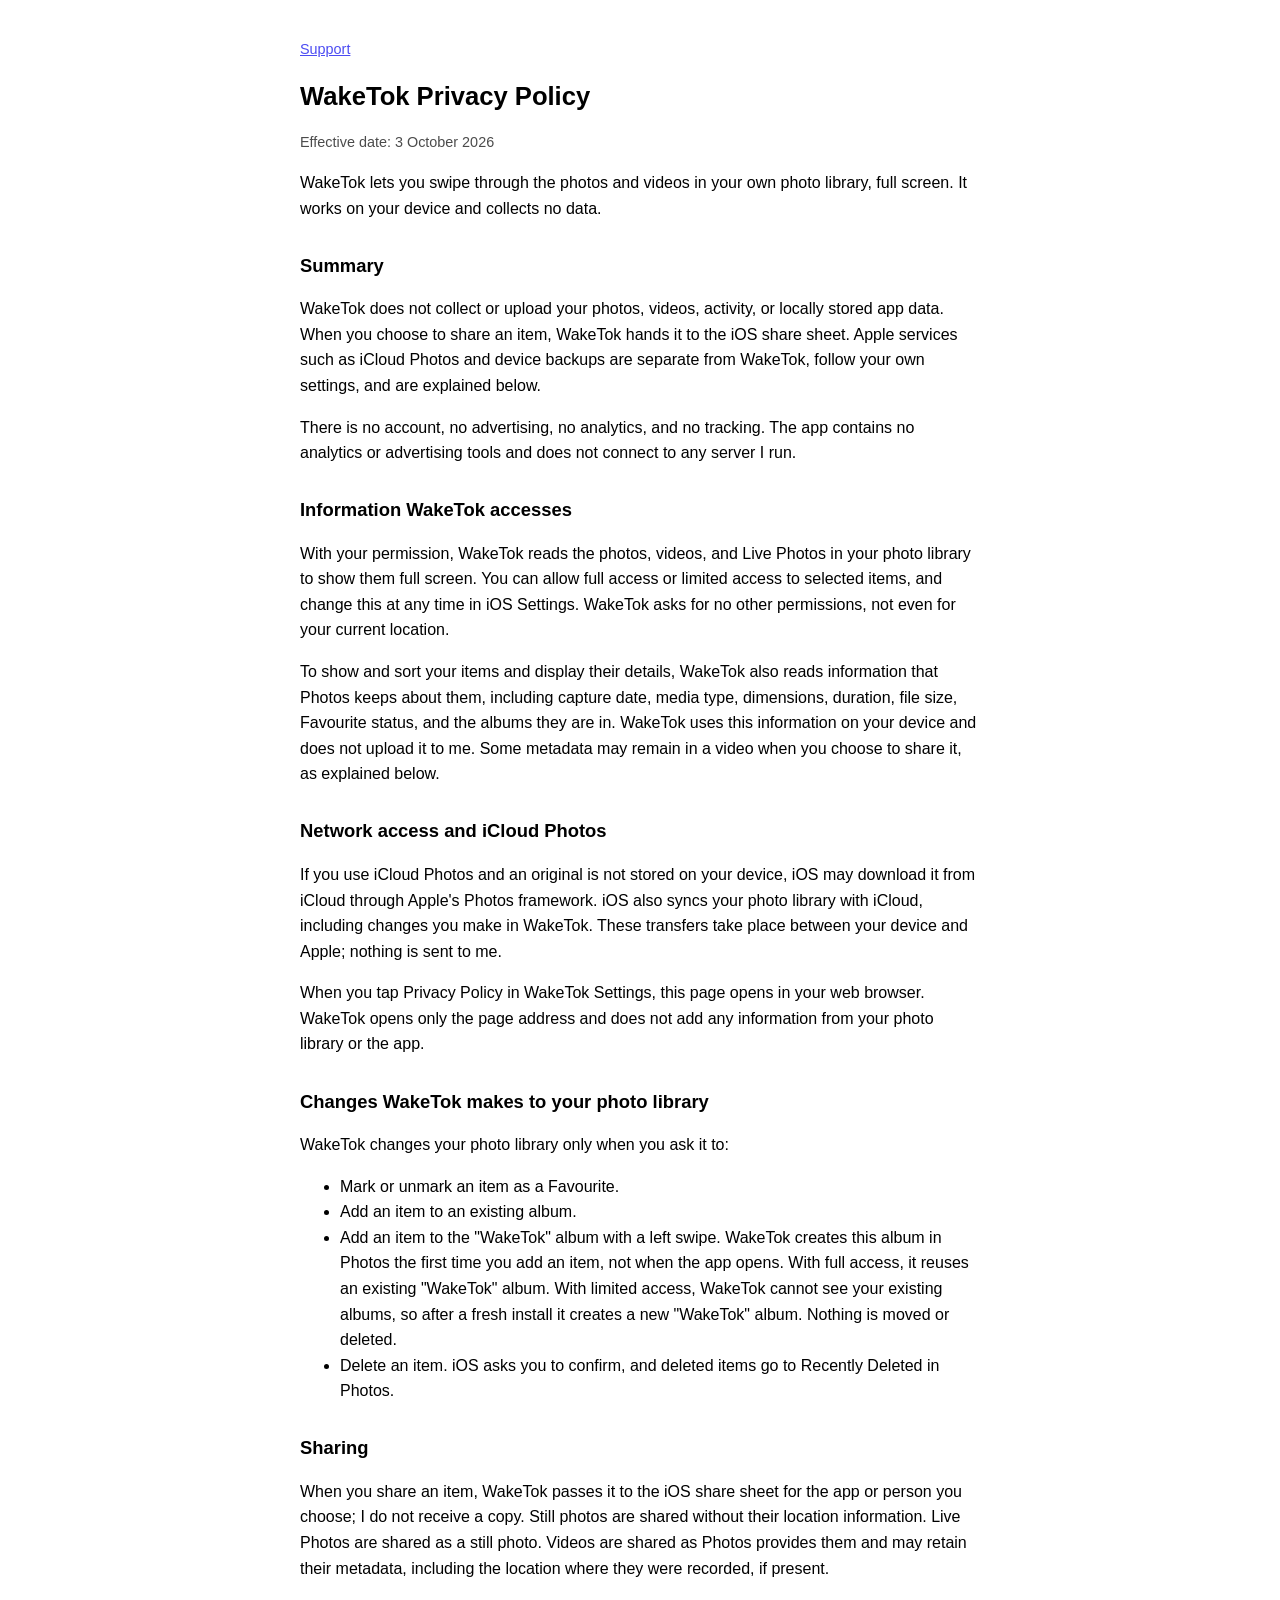
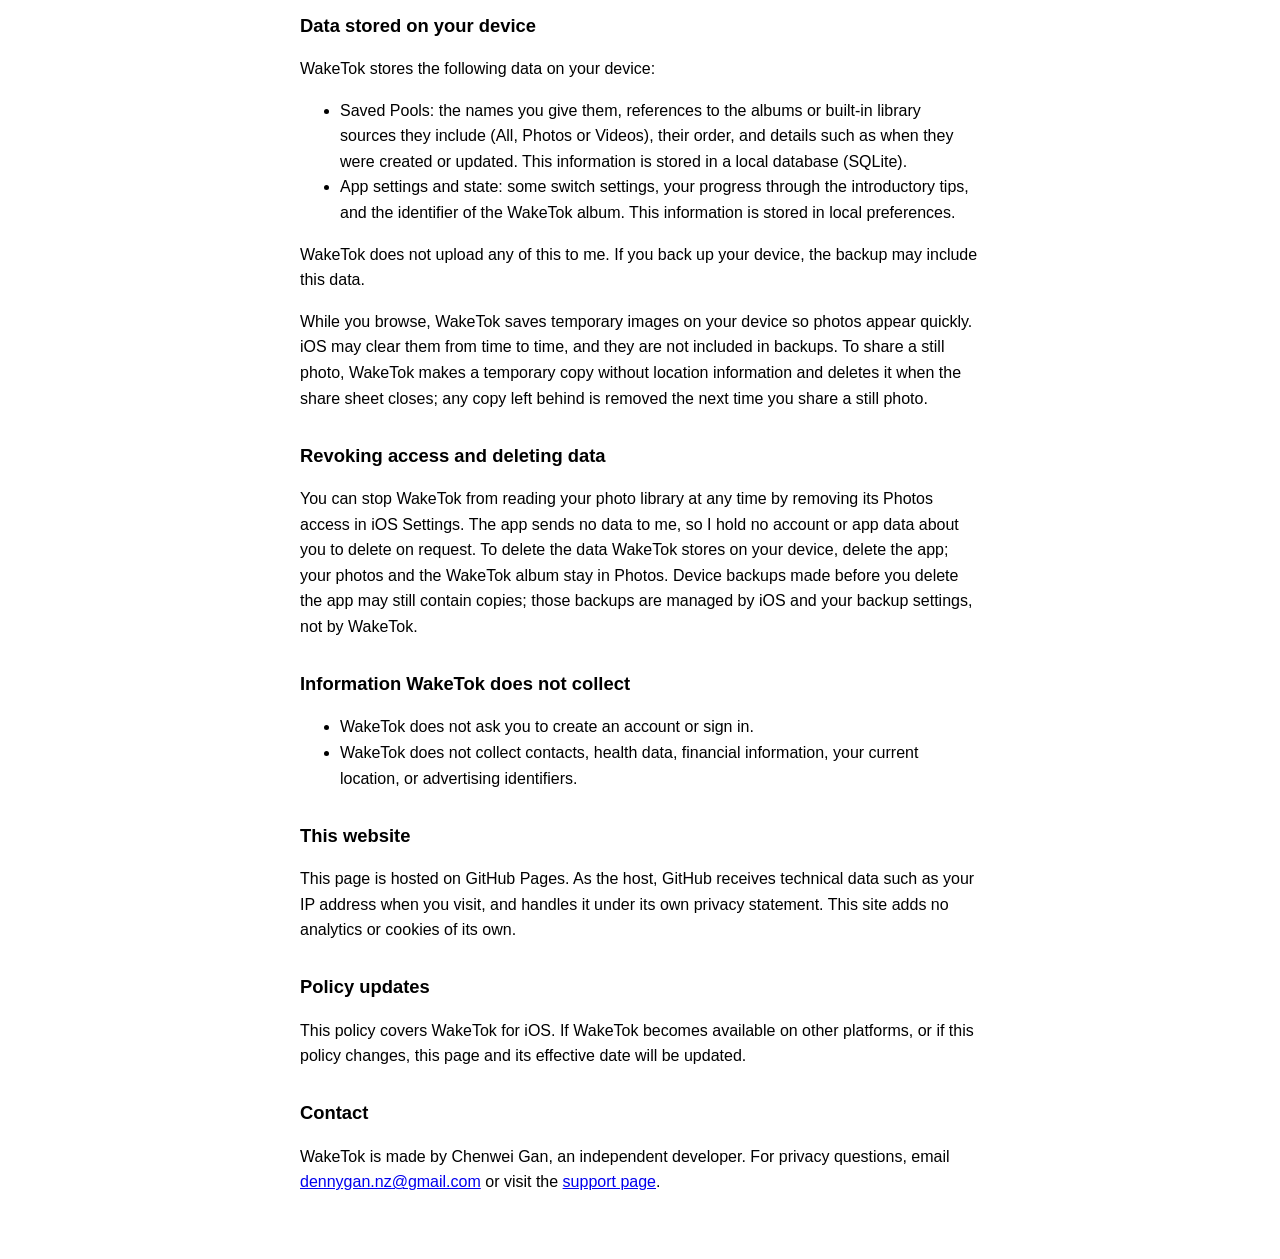
<file: privacy/index.html>
<!doctype html>
<html lang="en">
<head>
<meta charset="utf-8">
<meta name="viewport" content="width=device-width, initial-scale=1">
<title>WakeTok Privacy Policy</title>
<link rel="stylesheet" href="../style.css">
</head>
<body>
<main>
<p class="nav"><a href="../support/">Support</a></p>

<h1>WakeTok Privacy Policy</h1>
<p class="meta">Effective date: 3 October 2026</p>

<p>WakeTok lets you swipe through the photos and videos in your own photo library, full screen. It works on your device and collects no data.</p>

<h2>Summary</h2>
<p>WakeTok does not collect or upload your photos, videos, activity, or locally stored app data. When you choose to share an item, WakeTok hands it to the iOS share sheet. Apple services such as iCloud Photos and device backups are separate from WakeTok, follow your own settings, and are explained below.</p>
<p>There is no account, no advertising, no analytics, and no tracking. The app contains no analytics or advertising tools and does not connect to any server I run.</p>

<h2>Information WakeTok accesses</h2>
<p>With your permission, WakeTok reads the photos, videos, and Live Photos in your photo library to show them full screen. You can allow full access or limited access to selected items, and change this at any time in iOS Settings. WakeTok asks for no other permissions, not even for your current location.</p>
<p>To show and sort your items and display their details, WakeTok also reads information that Photos keeps about them, including capture date, media type, dimensions, duration, file size, Favourite status, and the albums they are in. WakeTok uses this information on your device and does not upload it to me. Some metadata may remain in a video when you choose to share it, as explained below.</p>

<h2>Network access and iCloud Photos</h2>
<p>If you use iCloud Photos and an original is not stored on your device, iOS may download it from iCloud through Apple's Photos framework. iOS also syncs your photo library with iCloud, including changes you make in WakeTok. These transfers take place between your device and Apple; nothing is sent to me.</p>
<p>When you tap Privacy Policy in WakeTok Settings, this page opens in your web browser. WakeTok opens only the page address and does not add any information from your photo library or the app.</p>

<h2>Changes WakeTok makes to your photo library</h2>
<p>WakeTok changes your photo library only when you ask it to:</p>
<ul>
<li>Mark or unmark an item as a Favourite.</li>
<li>Add an item to an existing album.</li>
<li>Add an item to the "WakeTok" album with a left swipe. WakeTok creates this album in Photos the first time you add an item, not when the app opens. With full access, it reuses an existing "WakeTok" album. With limited access, WakeTok cannot see your existing albums, so after a fresh install it creates a new "WakeTok" album. Nothing is moved or deleted.</li>
<li>Delete an item. iOS asks you to confirm, and deleted items go to Recently Deleted in Photos.</li>
</ul>

<h2>Sharing</h2>
<p>When you share an item, WakeTok passes it to the iOS share sheet for the app or person you choose; I do not receive a copy. Still photos are shared without their location information. Live Photos are shared as a still photo. Videos are shared as Photos provides them and may retain their metadata, including the location where they were recorded, if present.</p>

<h2>Data stored on your device</h2>
<p>WakeTok stores the following data on your device:</p>
<ul>
<li>Saved Pools: the names you give them, references to the albums or built-in library sources they include (All, Photos or Videos), their order, and details such as when they were created or updated. This information is stored in a local database (SQLite).</li>
<li>App settings and state: some switch settings, your progress through the introductory tips, and the identifier of the WakeTok album. This information is stored in local preferences.</li>
</ul>
<p>WakeTok does not upload any of this to me. If you back up your device, the backup may include this data.</p>
<p>While you browse, WakeTok saves temporary images on your device so photos appear quickly. iOS may clear them from time to time, and they are not included in backups. To share a still photo, WakeTok makes a temporary copy without location information and deletes it when the share sheet closes; any copy left behind is removed the next time you share a still photo.</p>

<h2>Revoking access and deleting data</h2>
<p>You can stop WakeTok from reading your photo library at any time by removing its Photos access in iOS Settings. The app sends no data to me, so I hold no account or app data about you to delete on request. To delete the data WakeTok stores on your device, delete the app; your photos and the WakeTok album stay in Photos. Device backups made before you delete the app may still contain copies; those backups are managed by iOS and your backup settings, not by WakeTok.</p>

<h2>Information WakeTok does not collect</h2>
<ul>
<li>WakeTok does not ask you to create an account or sign in.</li>
<li>WakeTok does not collect contacts, health data, financial information, your current location, or advertising identifiers.</li>
</ul>

<h2>This website</h2>
<p>This page is hosted on GitHub Pages. As the host, GitHub receives technical data such as your IP address when you visit, and handles it under its own privacy statement. This site adds no analytics or cookies of its own.</p>

<h2>Policy updates</h2>
<p>This policy covers WakeTok for iOS. If WakeTok becomes available on other platforms, or if this policy changes, this page and its effective date will be updated.</p>

<h2>Contact</h2>
<p>WakeTok is made by Chenwei Gan, an independent developer. For privacy questions, email <a href="mailto:dennygan.nz@gmail.com">dennygan.nz@gmail.com</a> or visit the <a href="../support/">support page</a>.</p>
</main>
</body>
</html>
</file>
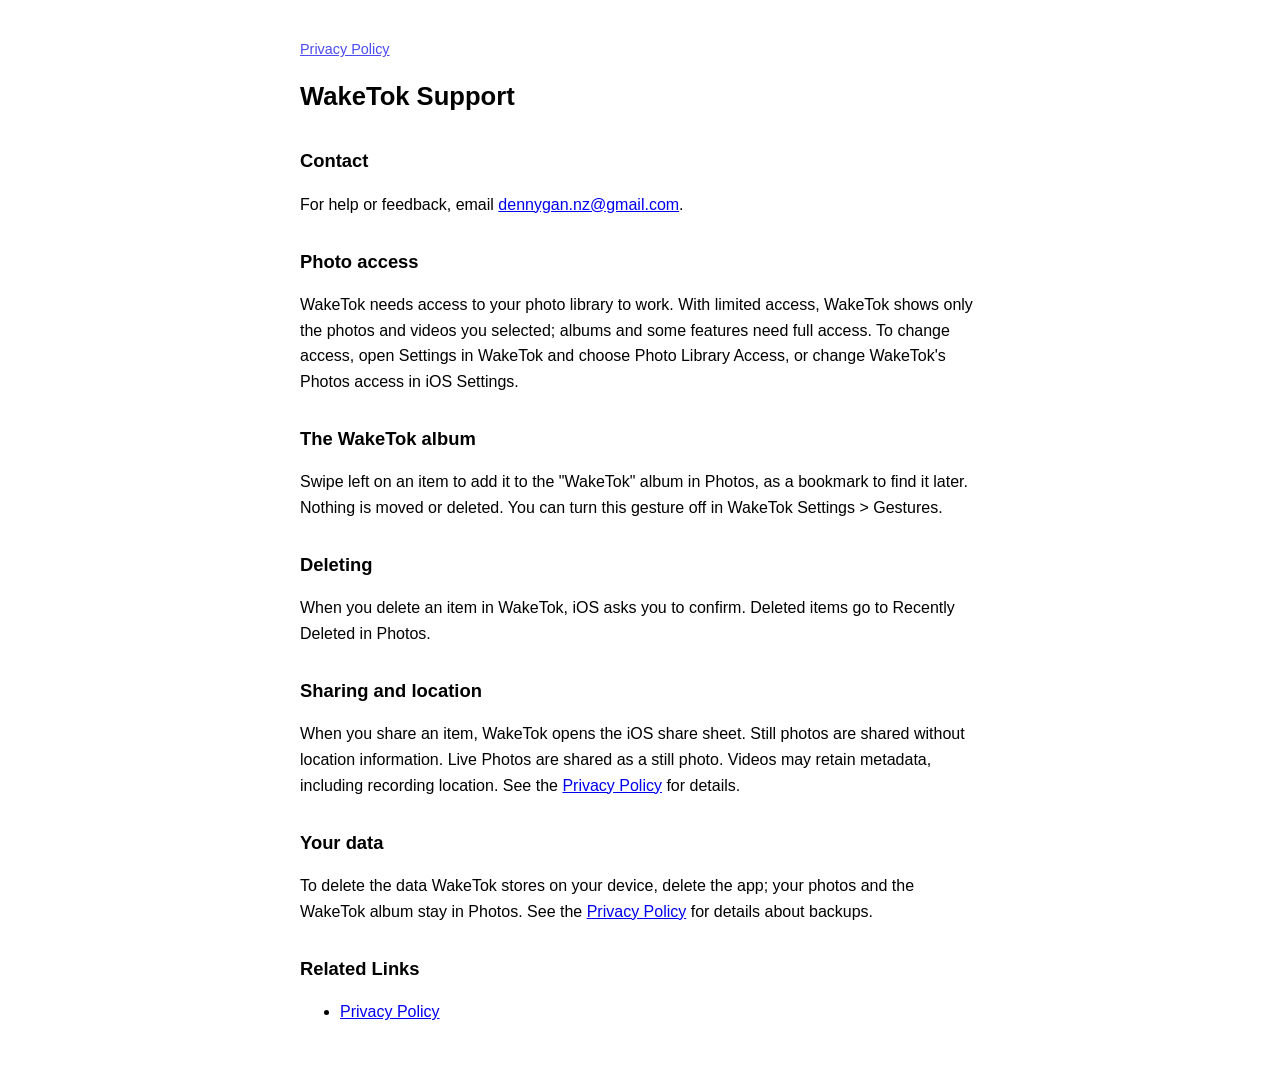
<file: support/index.html>
<!doctype html>
<html lang="en">
<head>
<meta charset="utf-8">
<meta name="viewport" content="width=device-width, initial-scale=1">
<title>WakeTok Support</title>
<link rel="stylesheet" href="../style.css">
</head>
<body>
<main>
<p class="nav"><a href="../privacy/">Privacy Policy</a></p>

<h1>WakeTok Support</h1>

<h2>Contact</h2>
<p>For help or feedback, email <a href="mailto:dennygan.nz@gmail.com">dennygan.nz@gmail.com</a>.</p>

<h2>Photo access</h2>
<p>WakeTok needs access to your photo library to work. With limited access, WakeTok shows only the photos and videos you selected; albums and some features need full access. To change access, open Settings in WakeTok and choose Photo Library Access, or change WakeTok's Photos access in iOS Settings.</p>

<h2>The WakeTok album</h2>
<p>Swipe left on an item to add it to the "WakeTok" album in Photos, as a bookmark to find it later. Nothing is moved or deleted. You can turn this gesture off in WakeTok Settings &gt; Gestures.</p>

<h2>Deleting</h2>
<p>When you delete an item in WakeTok, iOS asks you to confirm. Deleted items go to Recently Deleted in Photos.</p>

<h2>Sharing and location</h2>
<p>When you share an item, WakeTok opens the iOS share sheet. Still photos are shared without location information. Live Photos are shared as a still photo. Videos may retain metadata, including recording location. See the <a href="../privacy/">Privacy Policy</a> for details.</p>

<h2>Your data</h2>
<p>To delete the data WakeTok stores on your device, delete the app; your photos and the WakeTok album stay in Photos. See the <a href="../privacy/">Privacy Policy</a> for details about backups.</p>

<h2>Related Links</h2>
<ul>
<li><a href="../privacy/">Privacy Policy</a></li>
</ul>
</main>
</body>
</html>
</file>
<file: style.css>
:root { color-scheme: light dark; }
body { margin: 0; font: 16px/1.6 -apple-system, BlinkMacSystemFont, "Segoe UI", sans-serif; }
main { max-width: 680px; margin: 0 auto; padding: 24px 20px 48px; }
h1 { font-size: 1.6em; margin: 0.4em 0; }
h2 { font-size: 1.15em; margin-top: 1.6em; }
.meta, .nav { opacity: 0.7; font-size: 0.9em; }
</file>
